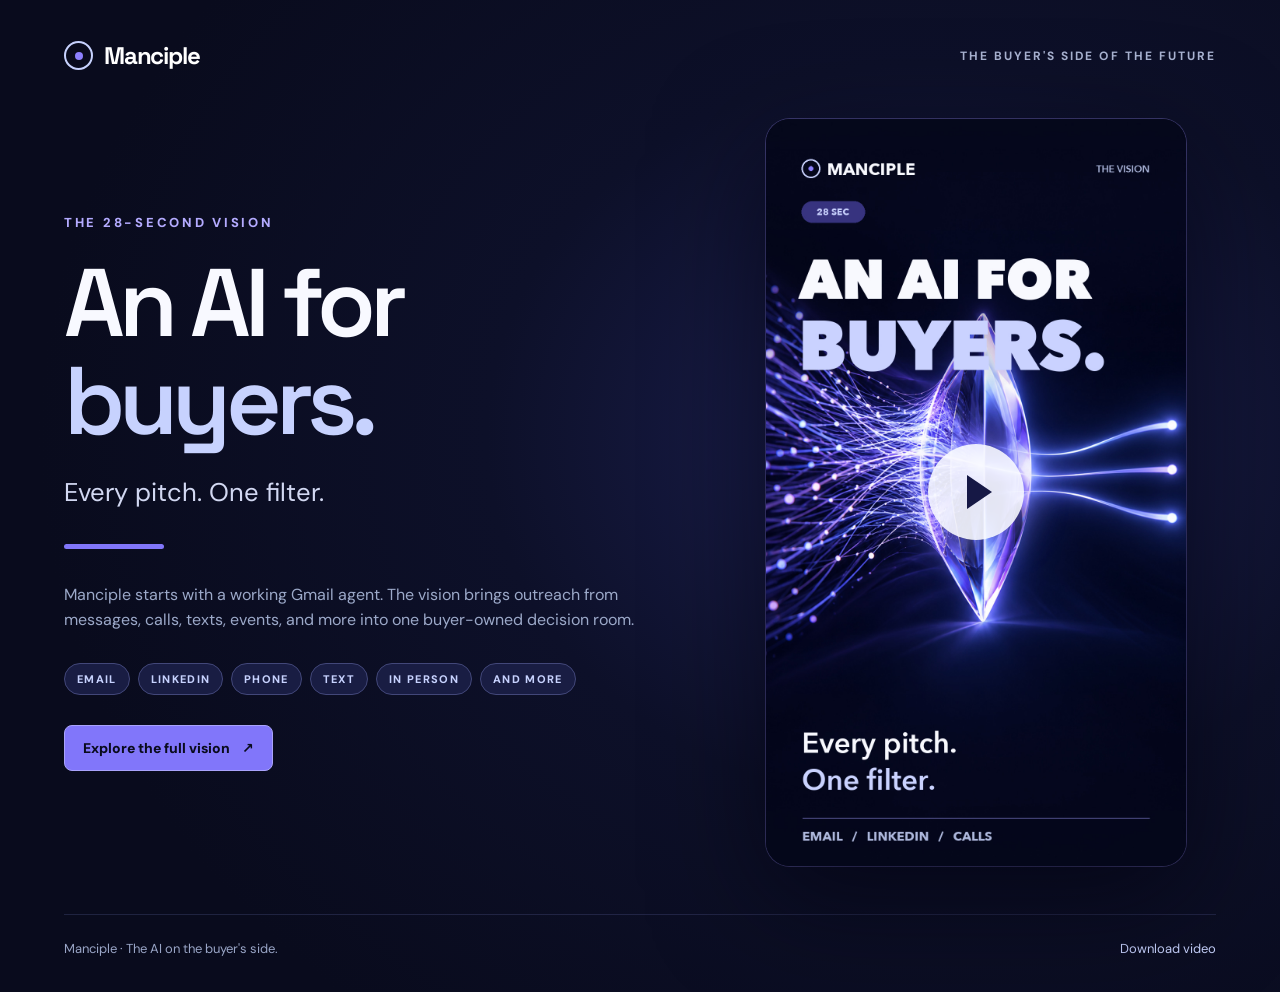
<file: index.html>
<!doctype html>
<html lang="en">
<head>
  <meta charset="utf-8">
  <meta name="viewport" content="width=device-width, initial-scale=1">
  <meta name="theme-color" content="#090b1d">
  <title>Manciple — An AI for buyers</title>
  <meta name="description" content="Every pitch. One buyer's view. Meet Manciple, the AI agent on the buyer's side across email, messages, calls, texts, events, and more.">
  <meta property="og:type" content="video.other">
  <meta property="og:title" content="Manciple — An AI for buyers">
  <meta property="og:description" content="Every pitch. One buyer's view. Meet the AI agent on the buyer's side across every channel.">
  <meta property="og:image" content="https://liquidazir.github.io/manciple-watch/thumbnail-landscape.jpg">
  <meta property="og:image:width" content="1200">
  <meta property="og:image:height" content="630">
  <meta property="og:url" content="https://liquidazir.github.io/manciple-watch/">
  <meta name="twitter:card" content="summary_large_image">
  <link rel="icon" href="data:image/svg+xml,%3Csvg xmlns='http://www.w3.org/2000/svg' viewBox='0 0 64 64'%3E%3Crect width='64' height='64' rx='16' fill='%23090b1d'/%3E%3Ccircle cx='32' cy='32' r='22' fill='none' stroke='%23c7d2fe' stroke-width='4'/%3E%3Ccircle cx='32' cy='32' r='8' fill='%238d80ff'/%3E%3C/svg%3E">
  <link rel="preload" href="landing/fonts/space-grotesk-latin.woff2" as="font" type="font/woff2" crossorigin>
  <link rel="preload" href="landing/fonts/dm-sans-latin.woff2" as="font" type="font/woff2" crossorigin>
  <style>
    @font-face { font-family: "DM Sans"; src: url("landing/fonts/dm-sans-latin.woff2") format("woff2"); font-style: normal; font-weight: 100 1000; font-display: swap; }
    @font-face { font-family: "Space Grotesk"; src: url("landing/fonts/space-grotesk-latin.woff2") format("woff2"); font-style: normal; font-weight: 300 700; font-display: swap; }
    :root { color-scheme: dark; font-family: "DM Sans", ui-sans-serif, system-ui, sans-serif; background: #090b1d; color: #f8f9ff; font-synthesis: none; }
    * { box-sizing: border-box; }
    body { margin: 0; min-height: 100vh; background: radial-gradient(ellipse 70% 75% at 73% 44%, #1d2154 0%, #0d1029 50%, #090b1d 100%); }
    .shell { max-width: 1380px; min-height: 100vh; margin: auto; padding: 40px clamp(22px, 5vw, 84px) 35px; display: flex; flex-direction: column; }
    header { display: flex; align-items: center; justify-content: space-between; gap: 20px; }
    .brand { display: inline-flex; align-items: center; gap: 11px; color: #fff; text-decoration: none; font-family: "Space Grotesk", sans-serif; font-size: 24px; font-weight: 700; letter-spacing: -.05em; }
    .brand-mark { width: 29px; height: 29px; border: 2px solid #c7d2fe; border-radius: 50%; display: grid; place-items: center; }
    .brand-mark::after { content: ""; width: 8px; height: 8px; border-radius: 50%; background: #8d80ff; }
    header small { color: #aab4d3; font-size: 12px; font-weight: 700; letter-spacing: .17em; text-transform: uppercase; }
    main { flex: 1; display: grid; grid-template-columns: minmax(0, 1fr) minmax(300px, 480px); align-items: center; gap: clamp(30px, 6vw, 100px); padding: 48px 0; }
    .eyebrow { color: #b4abff; font-size: 13px; font-weight: 800; letter-spacing: .21em; text-transform: uppercase; }
    h1 { max-width: 760px; margin: 24px 0 24px; font-family: "Space Grotesk", sans-serif; font-size: clamp(58px, 7.5vw, 112px); line-height: 1.02; letter-spacing: -.06em; font-weight: 600; }
    h1 span { display: block; color: #c7d2fe; }
    .lead { max-width: 580px; margin: 0; color: #d2d8f2; font-size: clamp(20px, 2vw, 28px); line-height: 1.4; }
    .rule { width: 100px; height: 5px; margin: 33px 0; border-radius: 10px; background: #8176fa; }
    .detail { max-width: 580px; margin: 0; color: #9ca9c9; font-size: 16px; line-height: 1.6; }
    .channels { margin-top: 30px; display: flex; flex-wrap: wrap; gap: 8px; }
    .channels span { padding: 8px 12px; border: 1px solid #424779; border-radius: 999px; color: #c7d2fe; background: #191d43; font-size: 11px; font-weight: 800; letter-spacing: .12em; }
    .explore { display: inline-flex; align-items: center; gap: 12px; margin-top: 30px; padding: 13px 18px; border: 1px solid #a9a3fb; border-radius: 8px; background: #8176fa; color: #090b1d; font-size: 14px; font-weight: 800; text-decoration: none; }
    .explore:hover, .explore:focus-visible { background: #b4abff; }
    .stage { position: relative; justify-self: center; width: min(100%, 420px); aspect-ratio: 9 / 16; border-radius: 24px; overflow: hidden; box-shadow: 0 30px 110px #01020d9e, 0 0 0 1px #9c8fff55; background: #050716; }
    video { display: block; width: 100%; height: 100%; object-fit: cover; }
    .play { position: absolute; inset: 0; width: 100%; border: 0; background: transparent; color: #fff; cursor: pointer; display: grid; place-items: center; }
    .play::before { content: ""; position: absolute; width: 96px; height: 96px; border-radius: 50%; background: #f8f9ffe8; box-shadow: 0 0 40px #a89fff99; transition: transform .2s ease; }
    .play::after { content: ""; position: relative; margin-left: 6px; border-top: 17px solid transparent; border-bottom: 17px solid transparent; border-left: 25px solid #161845; }
    .play:hover::before, .play:focus-visible::before { transform: scale(1.1); }
    .play:focus-visible { outline: 3px solid #c7d2fe; outline-offset: -8px; }
    .stage.playing .play { display: none; }
    footer { display: flex; justify-content: space-between; flex-wrap: wrap; gap: 15px; padding-top: 25px; border-top: 1px solid #41467566; color: #99a5c6; font-size: 13px; }
    footer a { color: #c7d2fe; text-decoration: none; }
    footer a:hover { text-decoration: underline; }
    @media (max-width: 780px) {
      .shell { padding: 24px 20px 30px; }
      main { grid-template-columns: 1fr; gap: 38px; padding: 48px 0 52px; }
      h1 { margin-top: 18px; font-size: clamp(58px, 14vw, 92px); }
      .stage { width: min(100%, 440px); }
      header small { display: none; }
    }
    @media (prefers-reduced-motion: reduce) { .play::before { transition: none; } }
  </style>
</head>
<body>
  <div class="shell">
    <header>
      <div class="brand"><span class="brand-mark" aria-hidden="true"></span>Manciple</div>
      <small>The buyer's side of the future</small>
    </header>
    <main>
      <section aria-labelledby="title">
        <div class="eyebrow">The 28-second vision</div>
        <h1 id="title">An AI for <span>buyers.</span></h1>
        <p class="lead">Every pitch. One filter.</p>
        <div class="rule" aria-hidden="true"></div>
        <p class="detail">Manciple starts with a working Gmail agent. The vision brings outreach from messages, calls, texts, events, and more into one buyer-owned decision room.</p>
        <div class="channels" aria-label="Channels in the vision"><span>EMAIL</span><span>LINKEDIN</span><span>PHONE</span><span>TEXT</span><span>IN PERSON</span><span>AND MORE</span></div>
        <a class="explore" href="landing/">Explore the full vision <span aria-hidden="true">↗</span></a>
      </section>
      <div class="stage" id="stage">
        <video id="reel" poster="thumbnail-vertical.jpg" preload="none" playsinline controlslist="nodownload" aria-label="Manciple vision video, 28 seconds">
          <source src="manciple-vision-vertical.mp4" type="video/mp4">
          <p>Your browser cannot play this video. <a href="manciple-vision-vertical.mp4">Download the MP4</a>.</p>
        </video>
        <button class="play" id="play" aria-label="Play Manciple vision video"></button>
      </div>
    </main>
    <footer>
      <span>Manciple · The AI on the buyer's side.</span>
      <a href="manciple-vision-vertical.mp4" download>Download video</a>
    </footer>
  </div>
  <script>
    const stage = document.getElementById('stage');
    const reel = document.getElementById('reel');
    document.getElementById('play').addEventListener('click', async () => {
      stage.classList.add('playing');
      reel.controls = true;
      try { await reel.play(); } catch { stage.classList.remove('playing'); }
    });
    reel.addEventListener('ended', () => stage.classList.remove('playing'));
  </script>
</body>
</html>
</file>
